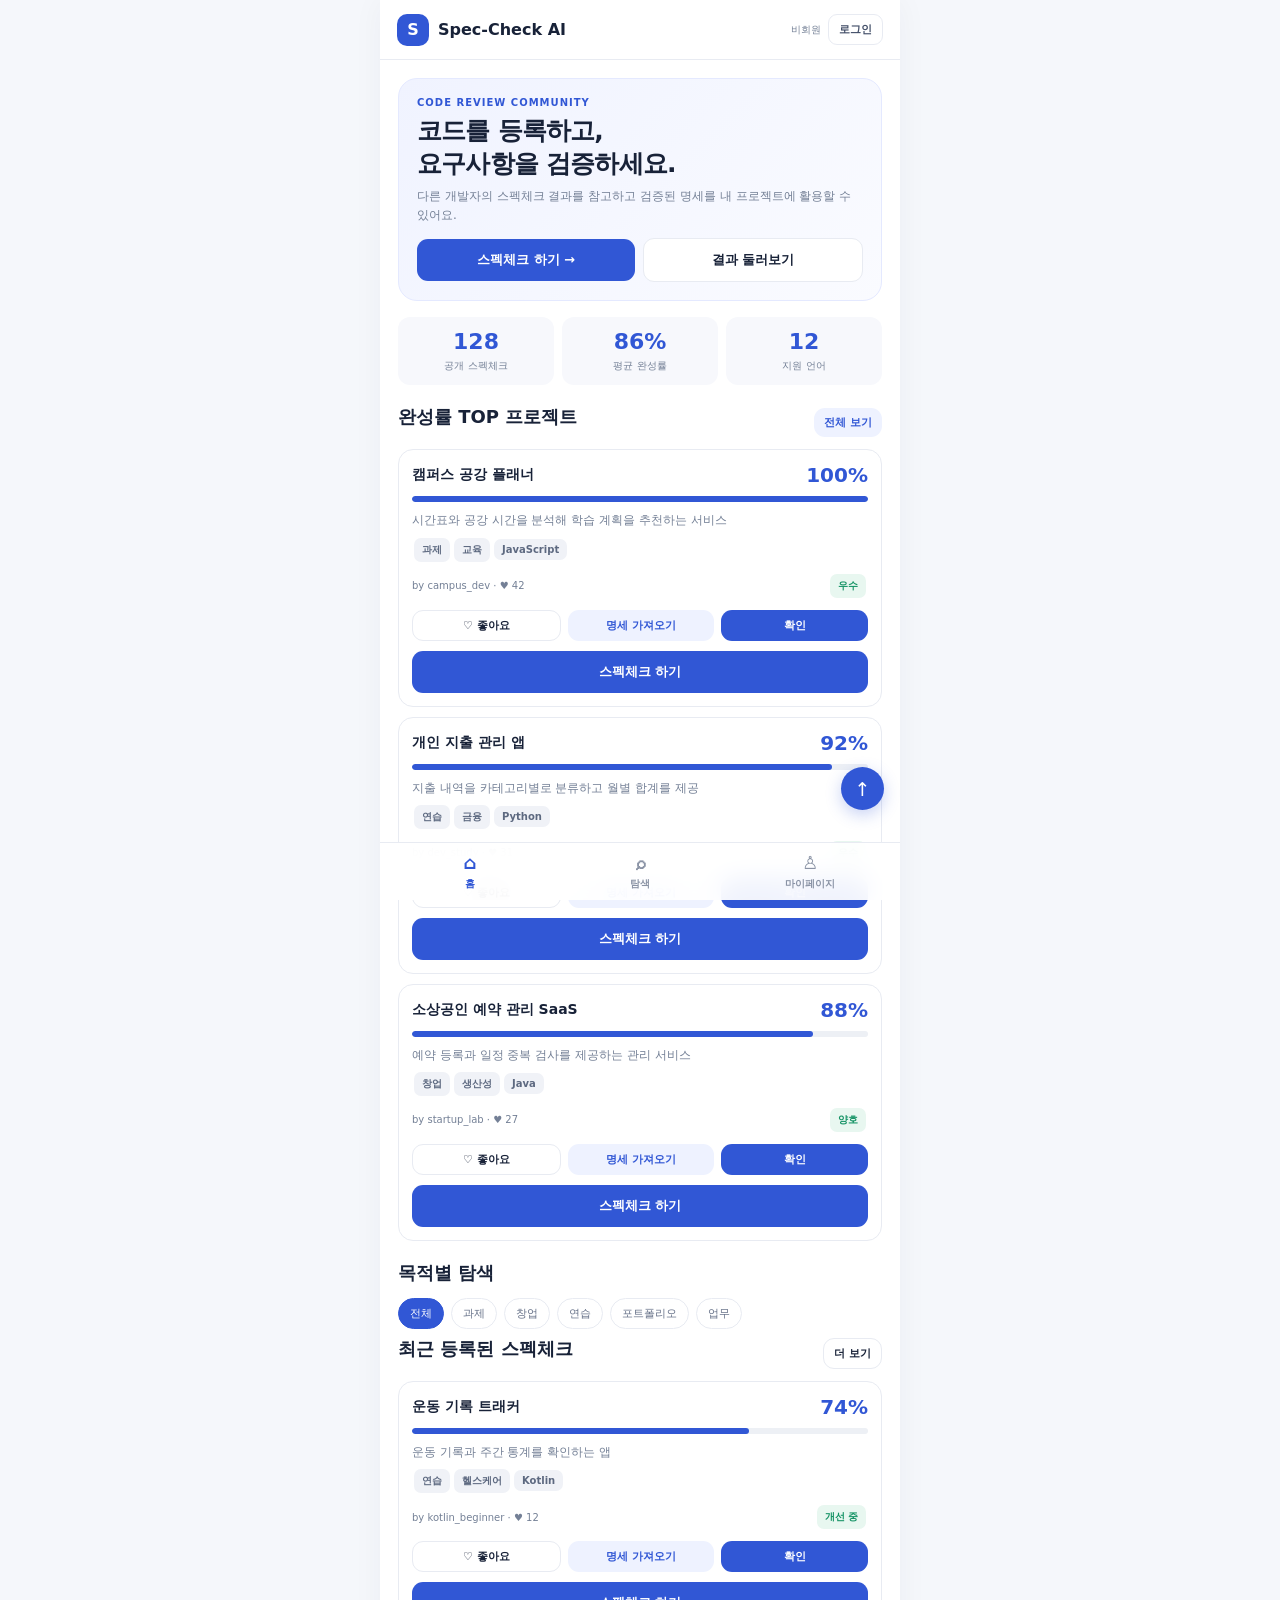
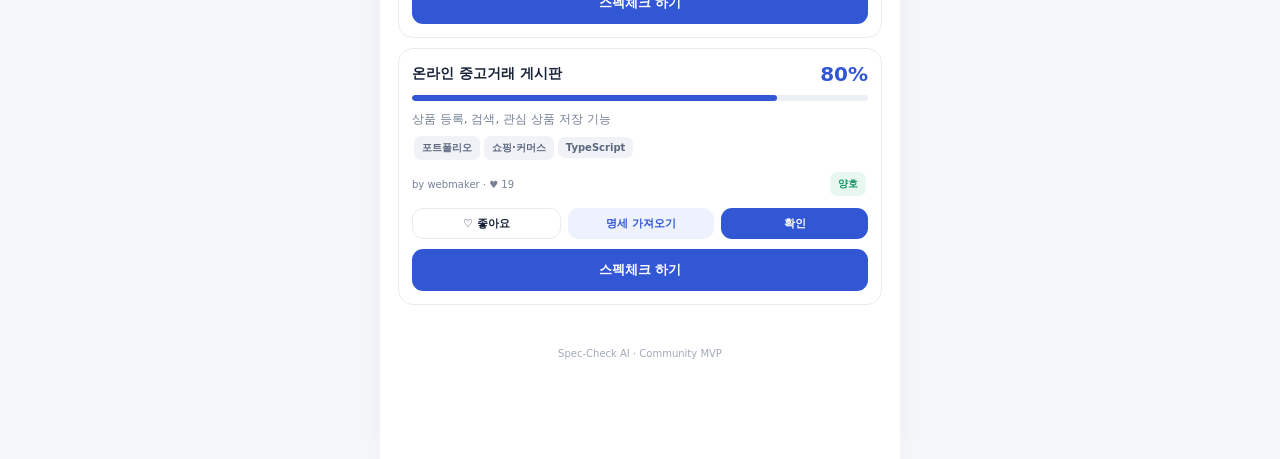
<file: index.html>
<!DOCTYPE html>
<html lang="ko">
<head>
<meta charset="UTF-8"><meta name="viewport" content="width=device-width,initial-scale=1,viewport-fit=cover">
<meta name="theme-color" content="#3157d5"><title>Spec-Check AI</title>
<link rel="stylesheet" href="css/style.css">
</head>
<body><div class="app">
<header><div class="brand"><div class="logo">S</div>Spec-Check AI</div><div class="header-right"><span id="userLabel" class="muted" style="font-size:10px">비회원</span><button class="tinybtn" id="authBtn" onclick="openAuth()">로그인</button></div></header>
<main>
<!-- HOME -->
<section id="home" class="page active">
 <div class="hero"><div class="eyebrow">CODE REVIEW COMMUNITY</div><h1>코드를 등록하고,<br>요구사항을 검증하세요.</h1><p>다른 개발자의 스펙체크 결과를 참고하고 검증된 명세를 내 프로젝트에 활용할 수 있어요.</p><div class="row" style="margin-top:13px"><button class="btn" onclick="go('check')">스펙체크 하기 →</button><button class="btn line" onclick="go('list')">결과 둘러보기</button></div></div>
 <div class="row"><div class="metric"><b id="totalCount">128</b><small>공개 스펙체크</small></div><div class="metric"><b>86%</b><small>평균 완성률</small></div><div class="metric"><b>12</b><small>지원 언어</small></div></div>
 <div class="between" style="margin-top:20px"><h2>완성률 TOP 프로젝트</h2><button class="btn mini light" onclick="go('list')">전체 보기</button></div>
 <div id="rankList"></div>
 <div class="between" style="margin-top:20px"><h2>목적별 탐색</h2></div>
 <div class="filters" id="homePurpose"><button class="sel" onclick="setPurpose('전체',this)">전체</button><button onclick="setPurpose('과제',this)">과제</button><button onclick="setPurpose('창업',this)">창업</button><button onclick="setPurpose('연습',this)">연습</button><button onclick="setPurpose('포트폴리오',this)">포트폴리오</button><button onclick="setPurpose('업무',this)">업무</button></div>
 <div class="between"><h2>최근 등록된 스펙체크</h2><button class="btn mini line" onclick="go('list')">더 보기</button></div><div id="recentList"></div>
</section>

<!-- LIST -->
<section id="list" class="page">
 <div class="eyebrow">PUBLIC REPORT LIBRARY</div><h1>탐색</h1><p>다른 사용자가 공개한 스펙을 검색하고 원하는 프로젝트로 바로 스펙체크를 시작하세요.</p>
 <button class="btn" style="width:100%;margin:8px 0 14px" onclick="go('check')">스펙체크 하기 →</button>
 <input id="searchInput" placeholder="프로젝트명, 키워드 검색" oninput="renderList()">
 <label>목적별 필터</label><div class="filters" id="purposeFilters"><button class="sel" onclick="filterPurpose('전체',this)">전체</button><button onclick="filterPurpose('과제',this)">과제</button><button onclick="filterPurpose('창업',this)">창업</button><button onclick="filterPurpose('연습',this)">연습</button><button onclick="filterPurpose('포트폴리오',this)">포트폴리오</button><button onclick="filterPurpose('업무',this)">업무</button></div>
 <label>도메인별 필터</label><select id="domainFilter" onchange="renderList()"><option value="전체">전체 도메인</option><option>교육</option><option>생산성</option><option>쇼핑·커머스</option><option>금융</option><option>헬스케어</option><option>커뮤니티</option><option>기타</option></select>
 <label>프로그래밍 언어</label><select id="langFilter" onchange="renderList()"><option value="전체">전체 언어</option><option>Python</option><option>Java</option><option>JavaScript</option><option>TypeScript</option><option>C</option><option>C++</option><option>C#</option><option>Kotlin</option><option>Swift</option><option>PHP</option><option>Go</option><option>기타</option></select>
 <div class="between" style="margin-top:17px"><h2>공개 리포트</h2><span class="muted" id="listCount" style="font-size:11px"></span></div><div id="allList"></div>
</section>

<!-- CHECK -->
<section id="check" class="page">
 <div class="eyebrow">NEW SPEC-CHECK</div><h1>새로운 스펙체크</h1><p>요구사항과 코드를 등록하면 한 화면에서 명세와 검증 결과를 관리할 수 있습니다.</p>
 <div class="step"><span class="on" id="s1"></span><span id="s2"></span><span id="s3"></span></div>
 <div class="tabs"><button id="tab1" class="sel" onclick="checkStep(1)">1. 프로젝트 정보</button><button id="tab2" onclick="checkStep(2)">2. 코드 등록</button><button id="tab3" onclick="checkStep(3)">3. 결과 확인</button></div>
 <div id="check1">
  <div class="card"><h3>프로젝트 기본 정보</h3>
   <label>프로젝트명</label><input id="projName" placeholder="예: 캠퍼스 공강 플래너">
   <label>목적</label><select id="purpose"><option>과제</option><option>창업</option><option>연습</option><option>포트폴리오</option><option>업무</option><option>연구</option></select>
   <label>도메인</label><select id="domain"><option>교육</option><option>생산성</option><option>쇼핑·커머스</option><option>금융</option><option>헬스케어</option><option>커뮤니티</option><option>기타</option></select>
   <button class="btn line full" type="button" onclick="suggestCategory()">카테고리를 모르겠어요 · 서비스에 맞는 분류 추천받기</button><p id="categoryHint" class="muted"></p>
   <label>프로그래밍 언어</label><select id="language"><option>Python</option><option>Java</option><option>JavaScript</option><option>TypeScript</option><option>C</option><option>C++</option><option>C#</option><option>Kotlin</option><option>Swift</option><option>PHP</option><option>Go</option><option>기타</option></select>
   <label>요구사항 <span class="tag blue">요구사항 버튼</span></label><textarea id="requirements" placeholder="프로그램이 해야 할 일을 구체적으로 작성하세요. 예: 사용자는 과제를 등록하고 마감일 순으로 정렬할 수 있어야 한다."></textarea>
   <button class="btn light full" onclick="fillReq()">요구사항 작성 예시 불러오기</button>
   <label>공개 설정</label><select id="visibility"><option value="공개">공개 - 커뮤니티 목록에 표시</option><option value="비공개">비공개 - 나만 보기</option></select>
   <button class="btn full" onclick="validateStep1()">1단계 저장하고 코드 등록 →</button>
  </div>
 </div>
 <div id="check2" class="hide">
  <div id="importBenchmarkNotice" class="notice hide"></div>
  <div class="card"><h3>코드 등록 방법 선택</h3><div class="row"><button id="uploadChoice" class="btn light" onclick="codeMode('file')">1. 파일 업로드</button><button id="writeChoice" class="btn line" onclick="codeMode('write')">2. 직접 코드 작성</button></div>
   <div id="fileMode"><label>코드 파일 선택</label><input id="codeFile" type="file" accept=".py,.java,.js,.ts,.c,.cpp,.cs,.kt,.swift,.php,.go,.txt" onchange="loadCodeFile(event)"><p>지원 확장자: py, java, js, ts, c, cpp, cs, kt, swift, php, go, txt</p></div>
   <div id="writeMode" class="hide"><label>코드 직접 작성</label><p class="muted">공개 프로젝트에서 명세를 가져온 경우, 해당 프로젝트에 등록된 코드 예시가 별도로 채워집니다. 내 이전 코드와는 연결되지 않습니다.</p>\n   <textarea id="codeText" class="codearea" placeholder="// 코드를 여기에 붙여넣으세요"></textarea></div>
   <button class="btn full" onclick="validateCode()">2단계 저장하고 스펙체크하기 →</button><button class="btn line full" onclick="checkStep(1)">← 요구사항 수정</button>
  </div>
 </div>
 <div id="check3" class="hide">
  <div class="card"><div class="between"><h3>명세 · 코드 한눈에 보기</h3><span class="tag green">등록됨</span></div><div id="overview"></div></div>
  <div class="card"><h3>스펙체크 결과</h3><div class="row"><div class="metric"><b id="myScore">--%</b><small>데모 완성률</small></div><div class="metric"><b id="matched">--</b><small>감지 항목</small></div><div class="metric"><b id="missing">--</b><small>확인 필요</small></div></div><div id="detailResults" style="margin-top:12px"></div>
   <label>결과 상세화 옵션</label><select id="reportDepth"><option>기본 요약</option><option>상세 분석 - 근거와 개선 제안</option><option>개발자용 - 테스트 케이스와 예외 상황</option></select>
   <button class="btn light full" onclick="showMore()">선택한 상세 수준으로 보기</button><div id="moreReport" class="notice hide"></div>
  </div>
  <div class="row"><button class="btn line" onclick="checkStep(1)">요구사항 수정</button><button class="btn line" onclick="checkStep(2)">코드 수정</button></div>
  <button class="btn full" onclick="publishProject()">탐색에 공개 등록</button>
 </div>
</section>

<!-- MYPAGE -->
<section id="mypage" class="page">
 <div class="eyebrow">MY WORKSPACE</div><h1>마이페이지</h1><div class="card"><div class="between"><div><h2 id="myName">비회원 사용자</h2><p id="myEmail">로그인하면 개인 목록을 관리할 수 있습니다.</p></div><div class="account-actions"><button id="myLoginBtn" class="btn mini" onclick="openAuth()">로그인</button><button id="myLogoutBtn" class="btn mini line hide" onclick="logout()">로그아웃</button></div></div></div>
 <div class="row"><div class="metric"><b id="myProjects">0</b><small>내 스펙체크</small></div><div class="metric"><b id="myLikes">0</b><small>좋아요</small></div><div class="metric"><b id="myImports">0</b><small>가져온 명세</small></div></div>
 <div class="card"><h3>내 스펙체크 목록</h3><div id="myLoginGate" class="login-gate"><b>내 스펙체크를 확인하려면 로그인 하세요</b><p>로그인하면 이전에 저장한 스펙체크 기록을 다시 확인할 수 있습니다.</p><button class="btn full" onclick="openAuth()">로그인하기</button></div><div id="myProjectList" class="hide"><p>아직 등록한 프로젝트가 없습니다.</p></div><button id="newSpecBtn" class="btn light full hide" onclick="go('check')">새 스펙체크 만들기</button></div>
 <div class="card"><h3>좋아요한 프로젝트</h3><div id="likedList"><p>좋아요한 프로젝트가 여기에 표시됩니다.</p></div></div>
 <div class="card"><h3>가져온 명세</h3><div id="importList"><p>가져온 명세가 여기에 표시됩니다.</p></div></div>
 
</section>
</main><footer>Spec-Check AI · Community MVP</footer>
<nav><button class="active" data-page="home" onclick="go('home')"><b>⌂</b>홈</button><button data-page="list" onclick="go('list')"><b>⌕</b>탐색</button><button data-page="mypage" onclick="go('mypage')"><b>♙</b>마이페이지</button></nav>
<button id="topBtn" onclick="window.scrollTo({top:0,behavior:'smooth'})" aria-label="맨 위로">↑</button>
</div>

<div class="modal" id="authModal"><div class="modalbox"><div class="between"><h2>로그인</h2><button class="tinybtn" onclick="closeAuth()">닫기</button></div><p>이전에 사용한 아이디와 이메일을 입력하면 저장된 기록을 불러옵니다.</p><label>아이디(닉네임)</label><input id="loginName" placeholder="사용할 아이디"><label>이메일</label><input id="loginEmail" type="email" placeholder="name@example.com"><button class="btn full" onclick="login()">로그인</button><p class="muted">실제 계정 인증 및 비밀번호 저장은 연결되어 있지 않습니다.</p></div></div>
<script src="js/app.js" defer></script></body></html>
</file>
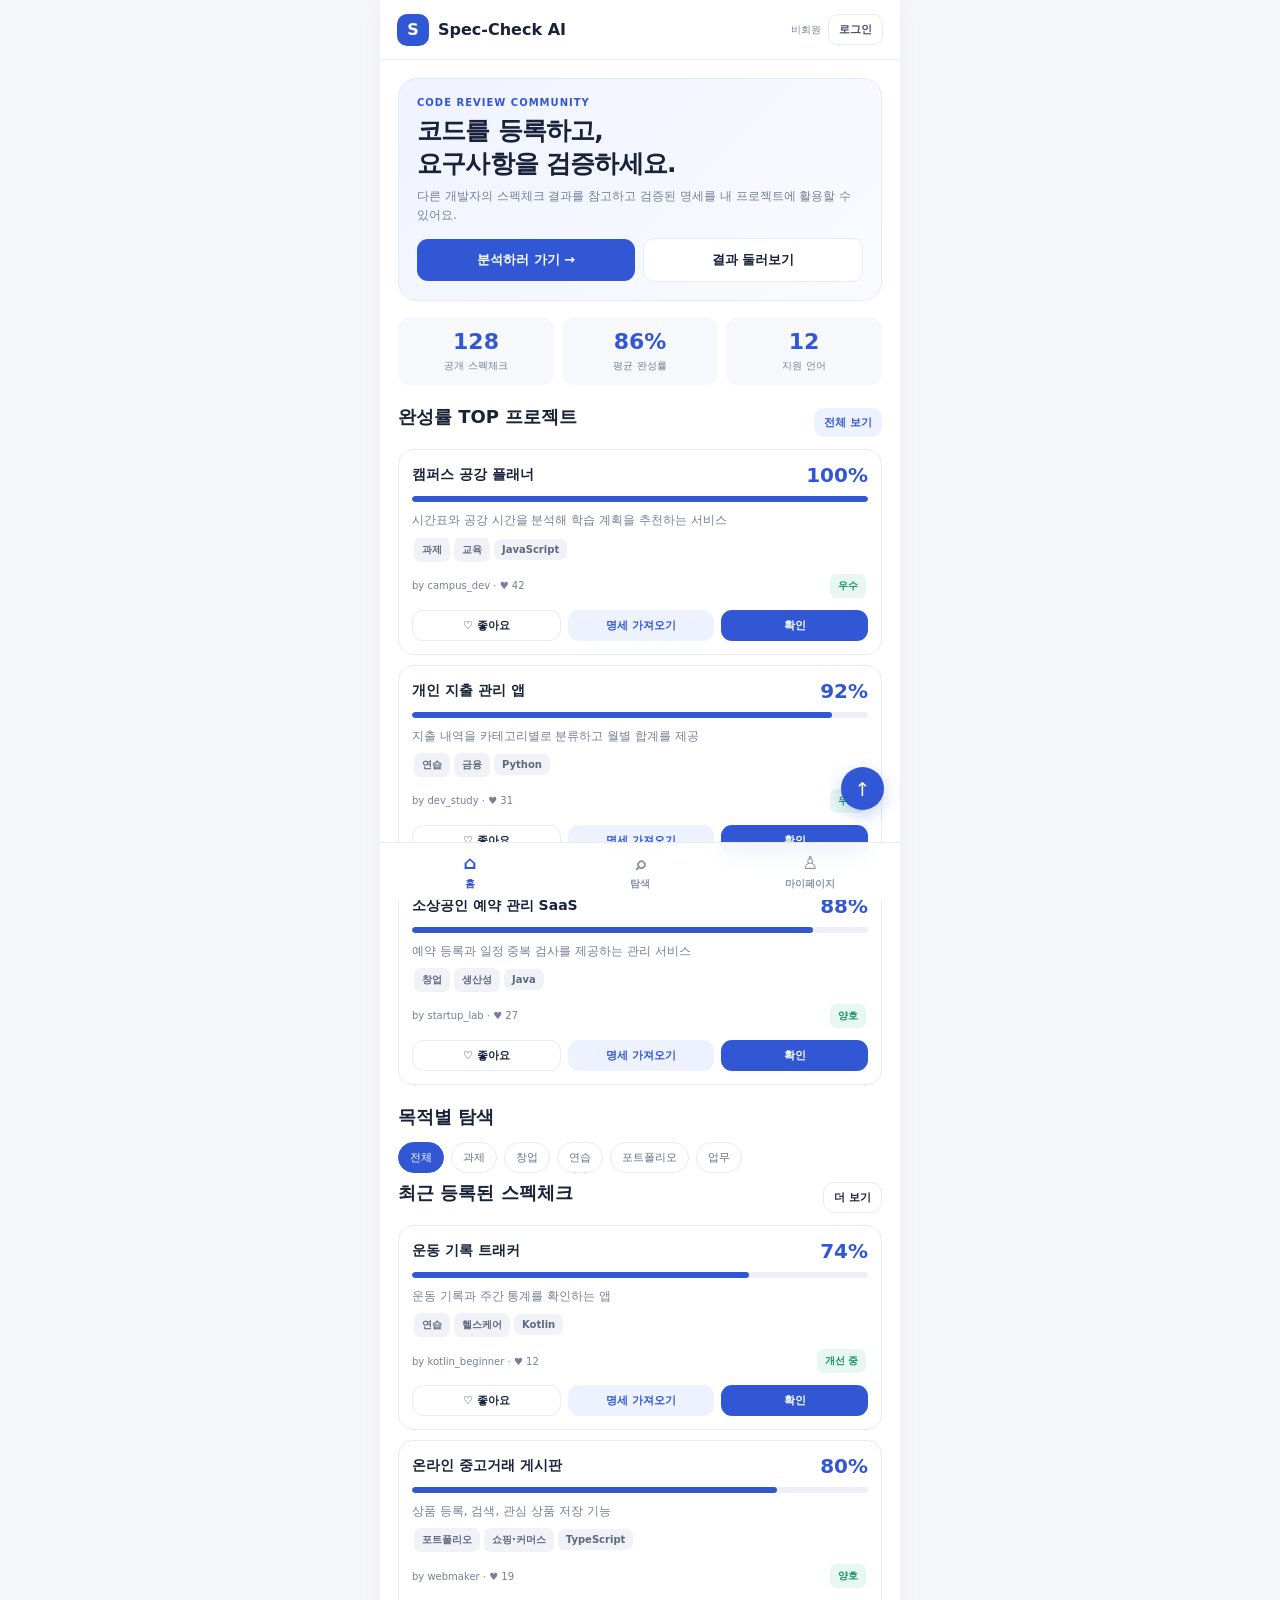
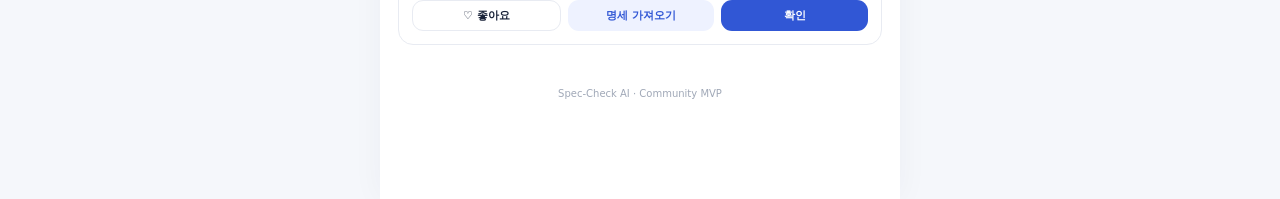
<file: dongdongdong-main-v0.4/index.html>
<!DOCTYPE html>
<html lang="ko">
<head>
<meta charset="UTF-8"><meta name="viewport" content="width=device-width,initial-scale=1,viewport-fit=cover">
<meta name="theme-color" content="#3157d5"><title>Spec-Check AI</title>
<link rel="stylesheet" href="css/style.css">
</head>
<body><div class="app">
<header><div class="brand"><div class="logo">S</div>Spec-Check AI</div><div class="header-right"><span id="userLabel" class="muted" style="font-size:10px">비회원</span><button class="tinybtn" id="authBtn" onclick="openAuth()">로그인</button></div></header>
<main>
<!-- HOME -->
<section id="home" class="page active">
 <div class="hero"><div class="eyebrow">CODE REVIEW COMMUNITY</div><h1>코드를 등록하고,<br>요구사항을 검증하세요.</h1><p>다른 개발자의 스펙체크 결과를 참고하고 검증된 명세를 내 프로젝트에 활용할 수 있어요.</p><div class="row" style="margin-top:13px"><button class="btn" onclick="go('check')">분석하러 가기 →</button><button class="btn line" onclick="go('list')">결과 둘러보기</button></div></div>
 <div class="row"><div class="metric"><b id="totalCount">128</b><small>공개 스펙체크</small></div><div class="metric"><b>86%</b><small>평균 완성률</small></div><div class="metric"><b>12</b><small>지원 언어</small></div></div>
 <div class="between" style="margin-top:20px"><h2>완성률 TOP 프로젝트</h2><button class="btn mini light" onclick="go('list')">전체 보기</button></div>
 <div id="rankList"></div>
 <div class="between" style="margin-top:20px"><h2>목적별 탐색</h2></div>
 <div class="filters" id="homePurpose"><button class="sel" onclick="setPurpose('전체',this)">전체</button><button onclick="setPurpose('과제',this)">과제</button><button onclick="setPurpose('창업',this)">창업</button><button onclick="setPurpose('연습',this)">연습</button><button onclick="setPurpose('포트폴리오',this)">포트폴리오</button><button onclick="setPurpose('업무',this)">업무</button></div>
 <div class="between"><h2>최근 등록된 스펙체크</h2><button class="btn mini line" onclick="go('list')">더 보기</button></div><div id="recentList"></div>
</section>

<!-- LIST -->
<section id="list" class="page">
 <div class="eyebrow">PUBLIC REPORT LIBRARY</div><h1>탐색</h1><p>다른 사용자가 공개한 스펙체크를 검색하고 좋아요 또는 최신순으로 살펴보세요.</p>
 <label for="searchInput">스펙 검색</label><input id="searchInput" type="search" placeholder="프로젝트명, 설명, 요구사항, 코드, 작성자 검색" oninput="renderList()">
 <label for="sortFilter">정렬 기준</label><select id="sortFilter" onchange="renderList()"><option value="likes">좋아요 많은 순</option><option value="recent">최신 등록 순</option></select>
 <label>목적별 필터</label><div class="filters" id="purposeFilters"><button class="sel" onclick="filterPurpose('전체',this)">전체</button><button onclick="filterPurpose('과제',this)">과제</button><button onclick="filterPurpose('창업',this)">창업</button><button onclick="filterPurpose('연습',this)">연습</button><button onclick="filterPurpose('포트폴리오',this)">포트폴리오</button><button onclick="filterPurpose('업무',this)">업무</button></div>
 <label>도메인별 필터</label><select id="domainFilter" onchange="renderList()"><option value="전체">전체 도메인</option><option>교육</option><option>생산성</option><option>쇼핑·커머스</option><option>금융</option><option>헬스케어</option><option>커뮤니티</option><option>기타</option></select>
 <label>프로그래밍 언어</label><select id="langFilter" onchange="renderList()"><option value="전체">전체 언어</option><option>Python</option><option>Java</option><option>JavaScript</option><option>TypeScript</option><option>C</option><option>C++</option><option>C#</option><option>Kotlin</option><option>Swift</option><option>PHP</option><option>Go</option><option>기타</option></select>
 <div class="between" style="margin-top:17px"><h2>공개 리포트</h2><span class="muted" id="listCount" style="font-size:11px"></span></div><div id="allList"></div>
</section>

<!-- CHECK -->
<section id="check" class="page">
 <div class="eyebrow">NEW SPEC-CHECK</div><h1>새로운 스펙체크</h1><p>요구사항과 코드를 등록하면 한 화면에서 명세와 검증 결과를 관리할 수 있습니다.</p>
 <div class="step"><span class="on" id="s1"></span><span id="s2"></span><span id="s3"></span></div>
 <div class="tabs"><button id="tab1" class="sel" onclick="checkStep(1)">1. 프로젝트 정보</button><button id="tab2" onclick="checkStep(2)">2. 코드 등록</button><button id="tab3" onclick="checkStep(3)">3. 결과 확인</button></div>
 <div id="check1">
  <div class="card"><h3>프로젝트 기본 정보</h3>
   <label>프로젝트명</label><input id="projName" placeholder="예: 캠퍼스 공강 플래너">
   <label>목적</label><select id="purpose"><option>과제</option><option>창업</option><option>연습</option><option>포트폴리오</option><option>업무</option><option>연구</option></select>
   <label>도메인</label><select id="domain"><option>교육</option><option>생산성</option><option>쇼핑·커머스</option><option>금융</option><option>헬스케어</option><option>커뮤니티</option><option>기타</option></select>
   <button class="btn line full" type="button" onclick="suggestCategory()">카테고리를 모르겠어요 · 서비스에 맞는 분류 추천받기</button><p id="categoryHint" class="muted"></p>
   <label>프로그래밍 언어</label><select id="language"><option>Python</option><option>Java</option><option>JavaScript</option><option>TypeScript</option><option>C</option><option>C++</option><option>C#</option><option>Kotlin</option><option>Swift</option><option>PHP</option><option>Go</option><option>기타</option></select>
   <label>요구사항 <span class="tag blue">요구사항 버튼</span></label><textarea id="requirements" placeholder="프로그램이 해야 할 일을 구체적으로 작성하세요. 예: 사용자는 과제를 등록하고 마감일 순으로 정렬할 수 있어야 한다."></textarea>
   <button class="btn light full" onclick="fillReq()">요구사항 작성 예시 불러오기</button>
   <label>공개 설정</label><select id="visibility"><option value="공개">공개 - 커뮤니티 목록에 표시</option><option value="비공개">비공개 - 나만 보기</option></select>
   <button class="btn full" onclick="validateStep1()">1단계 저장하고 코드 등록 →</button>
  </div>
 </div>
 <div id="check2" class="hide">
  <div id="importBenchmarkNotice" class="notice hide"></div>
  <div class="card"><h3>코드 등록 방법 선택</h3><div class="row"><button id="uploadChoice" class="btn light" onclick="codeMode('file')">1. 파일 업로드</button><button id="writeChoice" class="btn line" onclick="codeMode('write')">2. 직접 코드 작성</button></div>
   <div id="fileMode"><label>코드 파일 선택</label><input id="codeFile" type="file" accept=".py,.java,.js,.ts,.c,.cpp,.cs,.kt,.swift,.php,.go,.txt" onchange="loadCodeFile(event)"><p>지원 확장자: py, java, js, ts, c, cpp, cs, kt, swift, php, go, txt</p></div>
   <div id="writeMode" class="hide"><label>코드 직접 작성</label><p class="muted">공개 프로젝트에서 명세를 가져온 경우, 해당 프로젝트에 등록된 코드 예시가 별도로 채워집니다. 내 이전 코드와는 연결되지 않습니다.</p>\n   <textarea id="codeText" class="codearea" placeholder="// 코드를 여기에 붙여넣으세요"></textarea></div>
   <button class="btn full" onclick="validateCode()">2단계 저장하고 분석하기 →</button><button class="btn line full" onclick="checkStep(1)">← 요구사항 수정</button>
  </div>
 </div>
 <div id="check3" class="hide">
  <div class="card"><div class="between"><h3>명세 · 코드 한눈에 보기</h3><span class="tag green">등록됨</span></div><div id="overview"></div></div>
  <div class="card"><h3>검증 결과 리포트</h3><div class="row"><div class="metric"><b id="myScore">--%</b><small>데모 완성률</small></div><div class="metric"><b id="matched">--</b><small>감지 항목</small></div><div class="metric"><b id="missing">--</b><small>확인 필요</small></div></div><div id="detailResults" style="margin-top:12px"></div>
   <label>결과 상세화 옵션</label><select id="reportDepth"><option>기본 요약</option><option>상세 분석 - 근거와 개선 제안</option><option>개발자용 - 테스트 케이스와 예외 상황</option></select>
   <button class="btn light full" onclick="showMore()">선택한 상세 수준으로 보기</button><div id="moreReport" class="notice hide"></div>
  </div>
  <div class="row"><button class="btn line" onclick="checkStep(1)">요구사항 수정</button><button class="btn line" onclick="checkStep(2)">코드 수정</button></div>
  <button class="btn full" onclick="publishProject()">스펙체크 목록에 등록</button>
 </div>
</section>

<!-- MYPAGE -->
<section id="mypage" class="page">
 <div class="eyebrow">MY WORKSPACE</div><h1>마이페이지</h1><div class="card"><div class="between"><div><h2 id="myName">비회원 사용자</h2><p id="myEmail">로그인하면 개인 목록을 관리할 수 있습니다.</p></div><button class="btn mini" onclick="openAuth()">로그인</button></div></div>
 <div class="row"><div class="metric"><b id="myProjects">0</b><small>내 스펙체크</small></div><div class="metric"><b id="myLikes">0</b><small>좋아요</small></div><div class="metric"><b id="myImports">0</b><small>가져온 명세</small></div></div>
 <div class="card"><h3>내 스펙체크 목록</h3><div id="myLoginGate" class="login-gate"><b>내 스펙체크를 확인하려면 로그인 하세요</b><p>로그인하면 이전에 저장한 스펙체크 기록을 다시 확인할 수 있습니다.</p><button class="btn full" onclick="openAuth()">로그인하기</button></div><div id="myProjectList" class="hide"><p>아직 등록한 프로젝트가 없습니다.</p></div><button id="newSpecBtn" class="btn light full hide" onclick="go('check')">새 스펙체크 만들기</button></div>
 <div class="card"><h3>좋아요한 프로젝트</h3><div id="likedList"><p>좋아요한 프로젝트가 여기에 표시됩니다.</p></div></div>
 <div class="card"><h3>가져온 명세</h3><div id="importList"><p>가져온 명세가 여기에 표시됩니다.</p></div></div>
 <button class="btn line full" onclick="logout()">로그아웃</button>
</section>
</main><footer>Spec-Check AI · Community MVP</footer>
<nav><button class="active" data-page="home" onclick="go('home')"><b>⌂</b>홈</button><button data-page="list" onclick="go('list')"><b>⌕</b>탐색</button><button data-page="mypage" onclick="go('mypage')"><b>♙</b>마이페이지</button></nav>
<button id="topBtn" onclick="window.scrollTo({top:0,behavior:'smooth'})" aria-label="맨 위로">↑</button>
</div>

<div class="modal" id="authModal"><div class="modalbox"><div class="between"><h2>로그인</h2><button class="tinybtn" onclick="closeAuth()">닫기</button></div><p>이전에 사용한 아이디와 이메일을 입력하면 저장된 기록을 불러옵니다.</p><label>아이디(닉네임)</label><input id="loginName" placeholder="사용할 아이디"><label>이메일</label><input id="loginEmail" type="email" placeholder="name@example.com"><button class="btn full" onclick="login()">데모 로그인</button><p class="muted">실제 계정 인증 및 비밀번호 저장은 연결되어 있지 않습니다.</p></div></div>
<script src="js/app.js" defer></script></body></html>
</file>
<file: css/style.css>
:root{--b:#3157d5;--b2:#eef2ff;--ink:#182238;--muted:#748096;--line:#e8ebf2;--bg:#f5f7fb;--green:#159365;--orange:#c17b19}
*{box-sizing:border-box}body{margin:0;background:var(--bg);color:var(--ink);font-family:system-ui,-apple-system,"Noto Sans KR",sans-serif}button,input,textarea,select{font:inherit}button{cursor:pointer}
.app{max-width:520px;min-height:100dvh;margin:auto;background:white;padding-bottom:85px;box-shadow:0 0 30px #1c2a4a0b}
header{height:60px;position:sticky;top:0;background:#ffffffed;backdrop-filter:blur(12px);border-bottom:1px solid var(--line);display:flex;align-items:center;justify-content:space-between;padding:0 17px;z-index:10}
.brand{display:flex;gap:9px;align-items:center;font-weight:900}.logo{background:var(--b);color:white;width:32px;height:32px;border-radius:10px;display:grid;place-items:center}
.header-right{display:flex;gap:7px;align-items:center}.tinybtn{border:1px solid var(--line);background:white;border-radius:9px;padding:7px 10px;font-size:11px;font-weight:750;color:#45516a}
main{padding:18px}.page{display:none}.page.active{display:block}.eyebrow{color:var(--b);font-size:10px;font-weight:900;letter-spacing:1px}
h1{font-size:25px;line-height:1.3;letter-spacing:-.8px;margin:7px 0}h2{font-size:18px;margin:0 0 10px}h3{font-size:14px;margin:0 0 8px}p{font-size:12px;line-height:1.6;color:var(--muted);margin:5px 0}
.card{border:1px solid var(--line);border-radius:16px;padding:14px;margin:12px 0;background:white}.hero{background:linear-gradient(135deg,#f0f3ff,#fafbff);border:1px solid #e4e9ff;border-radius:19px;padding:18px;margin-bottom:16px}
.btn{border:0;background:var(--b);color:white;border-radius:11px;padding:12px 14px;font-size:13px;font-weight:800}.btn.full{width:100%;margin-top:10px}.btn.light{background:var(--b2);color:var(--b)}.btn.line{background:white;color:var(--ink);border:1px solid var(--line)}.btn.mini{padding:7px 10px;font-size:11px}
input,textarea,select{border:1px solid #dfe4ee;border-radius:10px;padding:11px;width:100%;outline:none;background:white;color:var(--ink)}textarea{min-height:100px;resize:vertical;line-height:1.55}input:focus,textarea:focus,select:focus{border-color:var(--b);box-shadow:0 0 0 3px #3157d51a}
label{display:block;font-size:11px;font-weight:800;margin:12px 0 6px}.row{display:flex;gap:8px;align-items:center}.row>*{flex:1;min-width:0}.between{display:flex;justify-content:space-between;align-items:center;gap:8px}.muted{color:var(--muted)}.tag{display:inline-block;background:#f0f2f7;color:#5d6980;border-radius:7px;padding:5px 8px;font-size:10px;font-weight:750;margin:2px}.tag.blue{background:var(--b2);color:var(--b)}.tag.green{background:#e8f7f0;color:var(--green)}
.filters{display:flex;gap:7px;overflow:auto;padding:3px 0 8px}.filters button{white-space:nowrap;border:1px solid var(--line);background:white;border-radius:20px;padding:7px 11px;font-size:11px;color:#667188}.filters button.sel{background:var(--b);color:white;border-color:var(--b)}
.project{border:1px solid var(--line);border-radius:15px;padding:13px;margin:10px 0}.project-title{font-size:14px;font-weight:850}.progress{height:6px;background:#edf0f5;border-radius:10px;overflow:hidden;margin:9px 0}.progress i{display:block;height:100%;background:var(--b);border-radius:10px}.score{font-size:20px;color:var(--b);font-weight:900}.actions{display:flex;gap:7px;margin-top:10px}.actions button{flex:1}
.tabs{display:flex;gap:6px;margin:12px 0}.tabs button{flex:1;border:1px solid var(--line);background:white;border-radius:9px;padding:10px 5px;font-size:11px;font-weight:800}.tabs button.sel{background:var(--b2);border-color:#dce4ff;color:var(--b)}
.step{display:flex;gap:6px;margin:14px 0}.step span{height:4px;flex:1;background:#e8ebf1;border-radius:8px}.step span.on{background:var(--b)}
.login-gate{padding:14px;border:1px dashed #cbd5ef;border-radius:12px;background:#f8f9ff}.login-gate b{font-size:13px}.login-gate p{margin:7px 0 10px}.notice{background:#fff8e9;color:#805700;border-radius:10px;padding:10px;font-size:11px;line-height:1.55;margin:10px 0}
.metric{background:#f7f8fc;border-radius:12px;padding:12px;text-align:center}.metric b{font-size:22px;color:var(--b);display:block}.metric small{font-size:10px;color:var(--muted)}
.listrow{padding:11px 0;border-bottom:1px solid var(--line)}.listrow:last-child{border:0}
.status{font-size:10px;font-weight:850;padding:5px 8px;border-radius:20px;background:#fff4df;color:#986000}.status.ok{background:#e8f7f0;color:var(--green)}.status.bad{background:#ffeded;color:#bd4242}
nav{position:fixed;bottom:0;left:50%;transform:translateX(-50%);width:min(520px,100%);display:flex;background:#ffffffed;backdrop-filter:blur(12px);border-top:1px solid var(--line);padding:8px 5px calc(8px + env(safe-area-inset-bottom));z-index:12}
nav button{flex:1;border:0;background:none;color:#8a93a5;font-size:10px;font-weight:800;display:grid;gap:4px;justify-items:center}nav button b{font-size:18px}nav button.active{color:var(--b)}
#topBtn{position:fixed;right:max(16px,calc((100vw - 520px)/2 + 16px));bottom:90px;border:0;border-radius:50%;width:43px;height:43px;background:var(--b);color:white;font-size:19px;box-shadow:0 5px 16px #3157d544;z-index:11}
.modal{position:fixed;inset:0;background:#10182b77;z-index:30;display:none;align-items:center;justify-content:center;padding:20px}.modal.show{display:flex}.modalbox{background:white;border-radius:18px;padding:20px;width:min(420px,100%)}.hide{display:none!important}.codearea{font-family:ui-monospace,monospace;font-size:11px;min-height:190px}
footer{text-align:center;font-size:10px;color:#a0a8b7;padding:15px}
</file>
<file: dongdongdong-main-v0.4/css/style.css>
:root{--b:#3157d5;--b2:#eef2ff;--ink:#182238;--muted:#748096;--line:#e8ebf2;--bg:#f5f7fb;--green:#159365;--orange:#c17b19}
*{box-sizing:border-box}body{margin:0;background:var(--bg);color:var(--ink);font-family:system-ui,-apple-system,"Noto Sans KR",sans-serif}button,input,textarea,select{font:inherit}button{cursor:pointer}
.app{max-width:520px;min-height:100dvh;margin:auto;background:white;padding-bottom:85px;box-shadow:0 0 30px #1c2a4a0b}
header{height:60px;position:sticky;top:0;background:#ffffffed;backdrop-filter:blur(12px);border-bottom:1px solid var(--line);display:flex;align-items:center;justify-content:space-between;padding:0 17px;z-index:10}
.brand{display:flex;gap:9px;align-items:center;font-weight:900}.logo{background:var(--b);color:white;width:32px;height:32px;border-radius:10px;display:grid;place-items:center}
.header-right{display:flex;gap:7px;align-items:center}.tinybtn{border:1px solid var(--line);background:white;border-radius:9px;padding:7px 10px;font-size:11px;font-weight:750;color:#45516a}
main{padding:18px}.page{display:none}.page.active{display:block}.eyebrow{color:var(--b);font-size:10px;font-weight:900;letter-spacing:1px}
h1{font-size:25px;line-height:1.3;letter-spacing:-.8px;margin:7px 0}h2{font-size:18px;margin:0 0 10px}h3{font-size:14px;margin:0 0 8px}p{font-size:12px;line-height:1.6;color:var(--muted);margin:5px 0}
.card{border:1px solid var(--line);border-radius:16px;padding:14px;margin:12px 0;background:white}.hero{background:linear-gradient(135deg,#f0f3ff,#fafbff);border:1px solid #e4e9ff;border-radius:19px;padding:18px;margin-bottom:16px}
.btn{border:0;background:var(--b);color:white;border-radius:11px;padding:12px 14px;font-size:13px;font-weight:800}.btn.full{width:100%;margin-top:10px}.btn.light{background:var(--b2);color:var(--b)}.btn.line{background:white;color:var(--ink);border:1px solid var(--line)}.btn.mini{padding:7px 10px;font-size:11px}
input,textarea,select{border:1px solid #dfe4ee;border-radius:10px;padding:11px;width:100%;outline:none;background:white;color:var(--ink)}textarea{min-height:100px;resize:vertical;line-height:1.55}input:focus,textarea:focus,select:focus{border-color:var(--b);box-shadow:0 0 0 3px #3157d51a}
label{display:block;font-size:11px;font-weight:800;margin:12px 0 6px}.row{display:flex;gap:8px;align-items:center}.row>*{flex:1;min-width:0}.between{display:flex;justify-content:space-between;align-items:center;gap:8px}.muted{color:var(--muted)}.tag{display:inline-block;background:#f0f2f7;color:#5d6980;border-radius:7px;padding:5px 8px;font-size:10px;font-weight:750;margin:2px}.tag.blue{background:var(--b2);color:var(--b)}.tag.green{background:#e8f7f0;color:var(--green)}
.filters{display:flex;gap:7px;overflow:auto;padding:3px 0 8px}.filters button{white-space:nowrap;border:1px solid var(--line);background:white;border-radius:20px;padding:7px 11px;font-size:11px;color:#667188}.filters button.sel{background:var(--b);color:white;border-color:var(--b)}
.project{border:1px solid var(--line);border-radius:15px;padding:13px;margin:10px 0}.project-title{font-size:14px;font-weight:850}.progress{height:6px;background:#edf0f5;border-radius:10px;overflow:hidden;margin:9px 0}.progress i{display:block;height:100%;background:var(--b);border-radius:10px}.score{font-size:20px;color:var(--b);font-weight:900}.actions{display:flex;gap:7px;margin-top:10px}.actions button{flex:1}
.tabs{display:flex;gap:6px;margin:12px 0}.tabs button{flex:1;border:1px solid var(--line);background:white;border-radius:9px;padding:10px 5px;font-size:11px;font-weight:800}.tabs button.sel{background:var(--b2);border-color:#dce4ff;color:var(--b)}
.step{display:flex;gap:6px;margin:14px 0}.step span{height:4px;flex:1;background:#e8ebf1;border-radius:8px}.step span.on{background:var(--b)}
.login-gate{padding:14px;border:1px dashed #cbd5ef;border-radius:12px;background:#f8f9ff}.login-gate b{font-size:13px}.login-gate p{margin:7px 0 10px}.notice{background:#fff8e9;color:#805700;border-radius:10px;padding:10px;font-size:11px;line-height:1.55;margin:10px 0}
.metric{background:#f7f8fc;border-radius:12px;padding:12px;text-align:center}.metric b{font-size:22px;color:var(--b);display:block}.metric small{font-size:10px;color:var(--muted)}
.listrow{padding:11px 0;border-bottom:1px solid var(--line)}.listrow:last-child{border:0}
.status{font-size:10px;font-weight:850;padding:5px 8px;border-radius:20px;background:#fff4df;color:#986000}.status.ok{background:#e8f7f0;color:var(--green)}.status.bad{background:#ffeded;color:#bd4242}
nav{position:fixed;bottom:0;left:50%;transform:translateX(-50%);width:min(520px,100%);display:flex;background:#ffffffed;backdrop-filter:blur(12px);border-top:1px solid var(--line);padding:8px 5px calc(8px + env(safe-area-inset-bottom));z-index:12}
nav button{flex:1;border:0;background:none;color:#8a93a5;font-size:10px;font-weight:800;display:grid;gap:4px;justify-items:center}nav button b{font-size:18px}nav button.active{color:var(--b)}
#topBtn{position:fixed;right:max(16px,calc((100vw - 520px)/2 + 16px));bottom:90px;border:0;border-radius:50%;width:43px;height:43px;background:var(--b);color:white;font-size:19px;box-shadow:0 5px 16px #3157d544;z-index:11}
.modal{position:fixed;inset:0;background:#10182b77;z-index:30;display:none;align-items:center;justify-content:center;padding:20px}.modal.show{display:flex}.modalbox{background:white;border-radius:18px;padding:20px;width:min(420px,100%)}.hide{display:none!important}.codearea{font-family:ui-monospace,monospace;font-size:11px;min-height:190px}
footer{text-align:center;font-size:10px;color:#a0a8b7;padding:15px}
</file>
